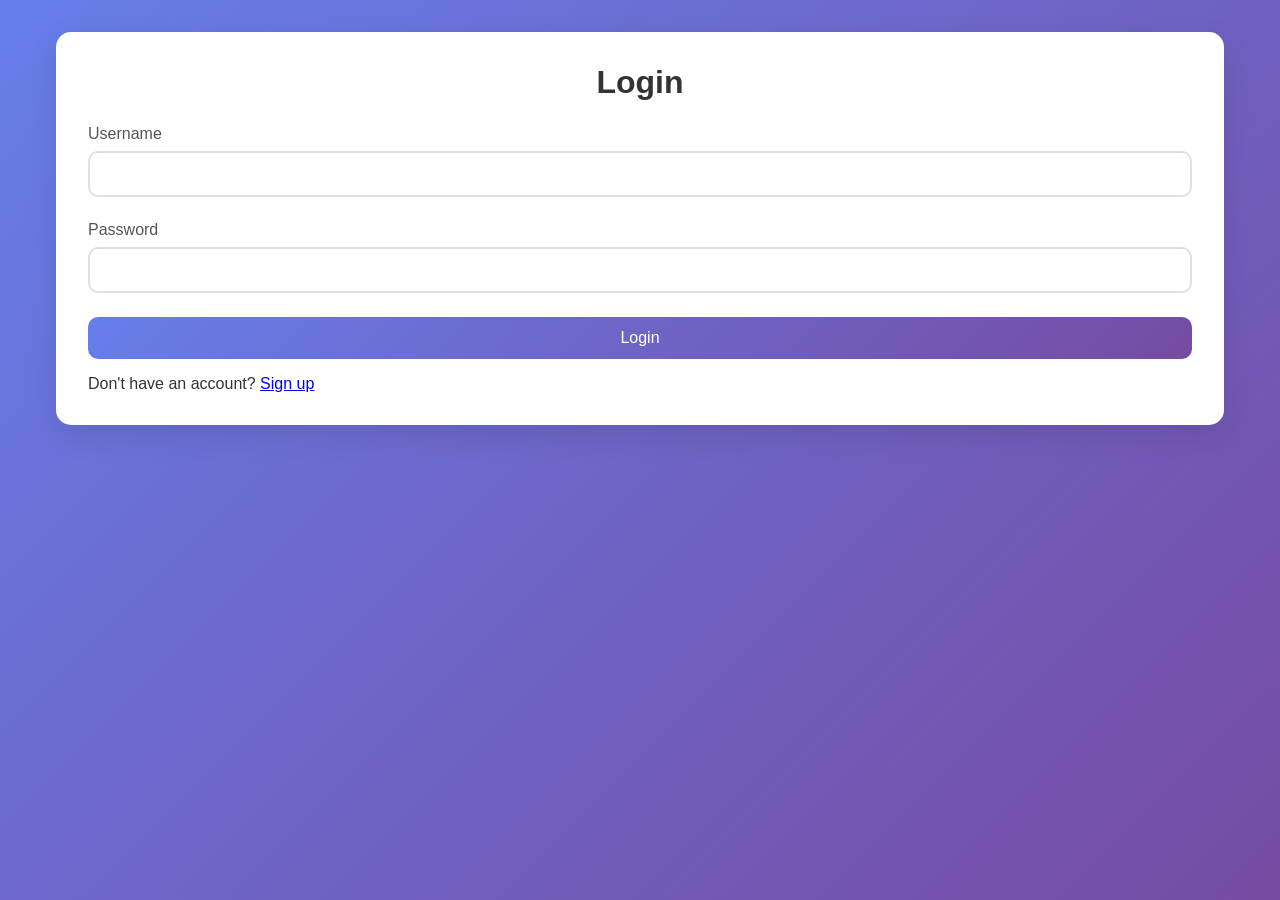
<file: index.html>
<!DOCTYPE html>
<html lang="en">
<head>
    <meta charset="UTF-8">
    <meta name="viewport" content="width=device-width, initial-scale=1.0">
    <title>Dashboard - Expense Tracker</title>
    <link rel="stylesheet" href="style.css">
</head>
<body>
    <nav>
        <h1>Expense Tracker</h1>
        <div class="nav-links">
            <a href="income.html">Add Income</a>
            <a href="expense.html">Add Expense</a>
            <a href="records.html">Records</a>
            <a href="profile.html">Profile</a>
        </div>
    </nav>
    <div class="container">
        <div class="dashboard-cards">
            <div class="card balance-card">
                <h2>Remaining Balance</h2>
                <p id="balance">₹0</p>
            </div>
            <div class="card income-card">
                <h2>Total Income</h2>
                <p id="totalIncome">₹0</p>
            </div>
            <div class="card expense-card">
                <h2>Total Expenses</h2>
                <p id="totalExpense">₹0</p>
            </div>
        </div>
        <div class="recent-transactions">
            <h2>Recent Transactions</h2>
            <div id="recentTransactions"></div>
        </div>
    </div>
    <script src="app.js"></script>
    <footer style="padding:14px;text-align:center;font-size:12px;color:#888;">
      Built by <a href="https://github.com/deva2006-raut">Devanshu Raut</a> · <a href="https://www.linkedin.com/in/devanshu-raut-632167334/">LinkedIn</a>
    </footer>
</body>
</html>
</file>
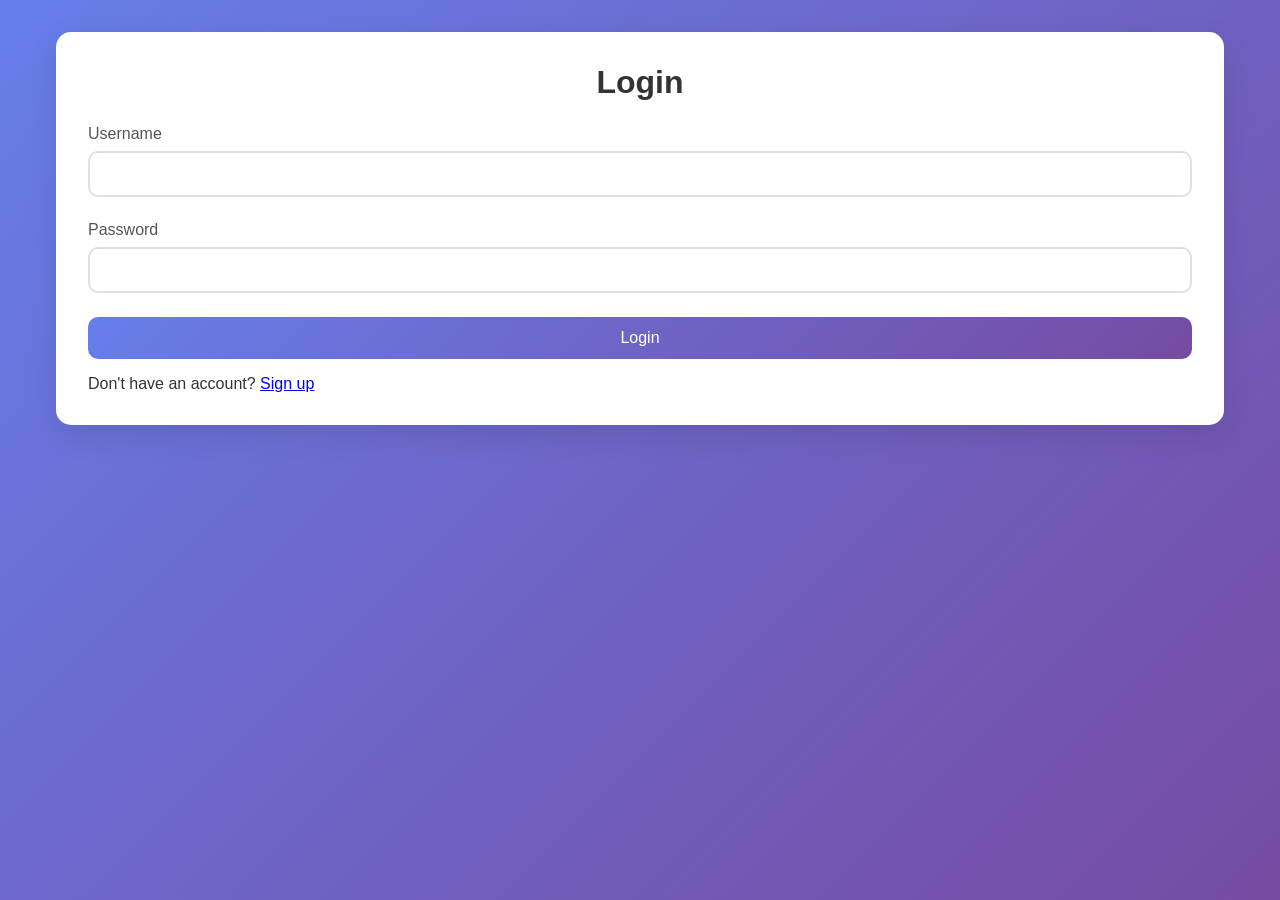
<file: expense.html>
<!DOCTYPE html>
<html lang="en">
<head>
    <meta charset="UTF-8">
    <meta name="viewport" content="width=device-width, initial-scale=1.0">
    <title>Add Expense - Expense Tracker</title>
    <link rel="stylesheet" href="style.css">
</head>
<body>
    <nav>
        <h1>Expense Tracker</h1>
        <div class="nav-links">
            <a href="index.html">Dashboard</a>
            <a href="income.html">Add Income</a>
            <a href="records.html">Records</a>
            <a href="profile.html">Profile</a>
        </div>
    </nav>
    <div class="container">
        <div class="card">
            <h1>Add Expense</h1>
            <form id="expenseForm">
                <div class="input-group">
                    <label for="name">Expense Name</label>
                    <input type="text" id="name" required>
                </div>
                <div class="input-group">
                    <label for="amount">Amount</label>
                    <input type="number" id="amount" step="0.01" required>
                </div>
                <div class="input-group">
                    <label for="category">Category</label>
                    <select id="category" required>
                        <option value="Petrol">Petrol</option>
                        <option value="Food">Food</option>
                        <option value="Travel">Travel</option>
                        <option value="Toll">Toll</option>
                        <option value="Kids">Kids</option>
                        <option value="Dhoop">Dhoop</option>
                        <option value="Other">Other</option>
                    </select>
                </div>
                <button type="submit" class="btn">Add Expense</button>
                <p class="success" id="success"></p>
            </form>
        </div>
    </div>
    <script src="app.js"></script>
</body>
</html>
</file>
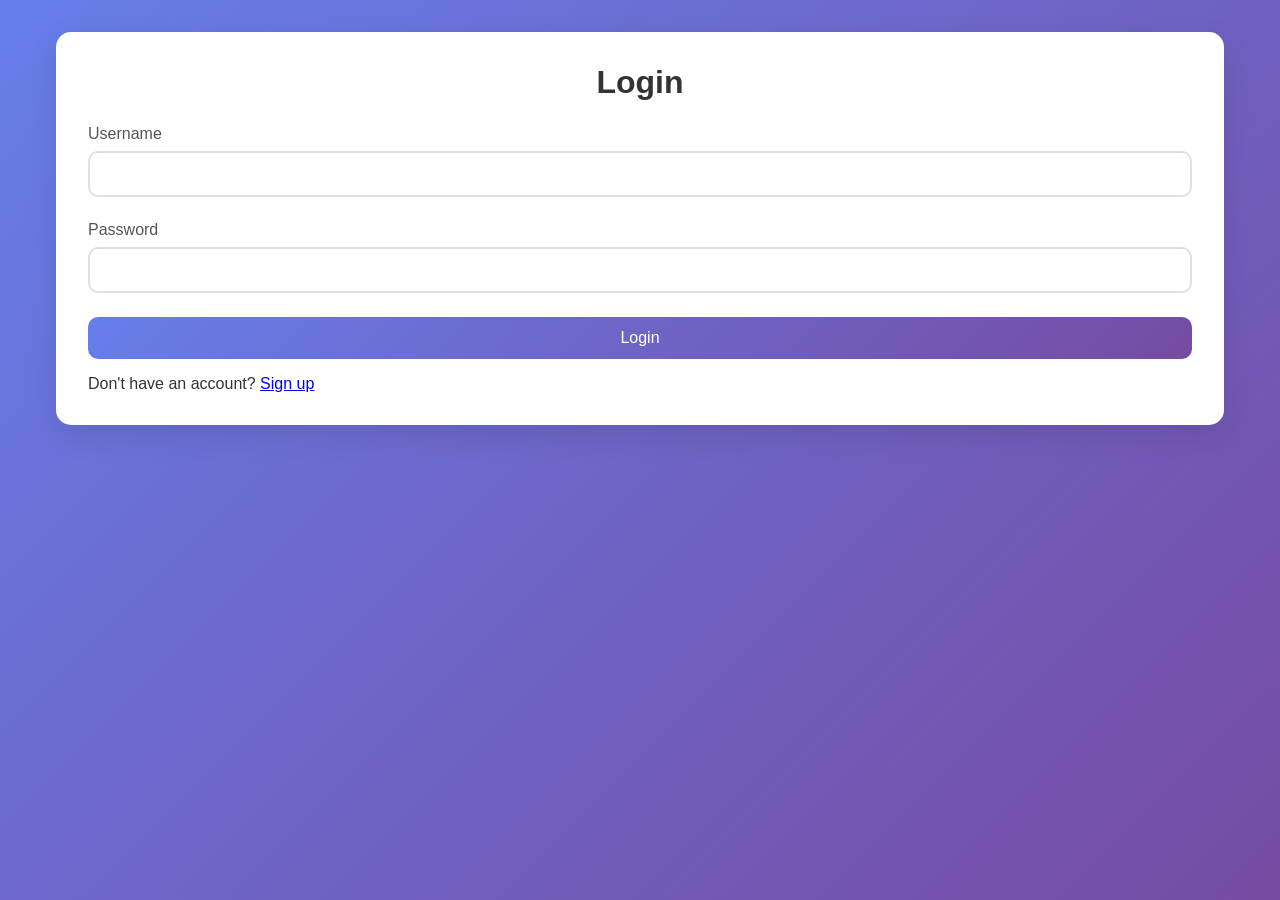
<file: income.html>
<!DOCTYPE html>
<html lang="en">
<head>
    <meta charset="UTF-8">
    <meta name="viewport" content="width=device-width, initial-scale=1.0">
    <title>Add Income - Expense Tracker</title>
    <link rel="stylesheet" href="style.css">
</head>
<body>
    <nav>
        <h1>Expense Tracker</h1>
        <div class="nav-links">
            <a href="index.html">Dashboard</a>
            <a href="expense.html">Add Expense</a>
            <a href="records.html">Records</a>
            <a href="profile.html">Profile</a>
        </div>
    </nav>
    <div class="container">
        <div class="card">
            <h1>Add Income</h1>
            <form id="incomeForm">
                <div class="input-group">
                    <label for="amount">Amount</label>
                    <input type="number" id="amount" step="0.01" required>
                </div>
                <div class="input-group">
                    <label for="category">Category</label>
                    <select id="category" required>
                        <option value="Salary">Salary</option>
                        <option value="Bonus">Bonus</option>
                        <option value="Cash">Cash</option>
                        <option value="Other">Other</option>
                    </select>
                </div>
                <button type="submit" class="btn">Add Income</button>
                <p class="success" id="success"></p>
            </form>
        </div>
    </div>
    <script src="app.js"></script>
</body>
</html>
</file>
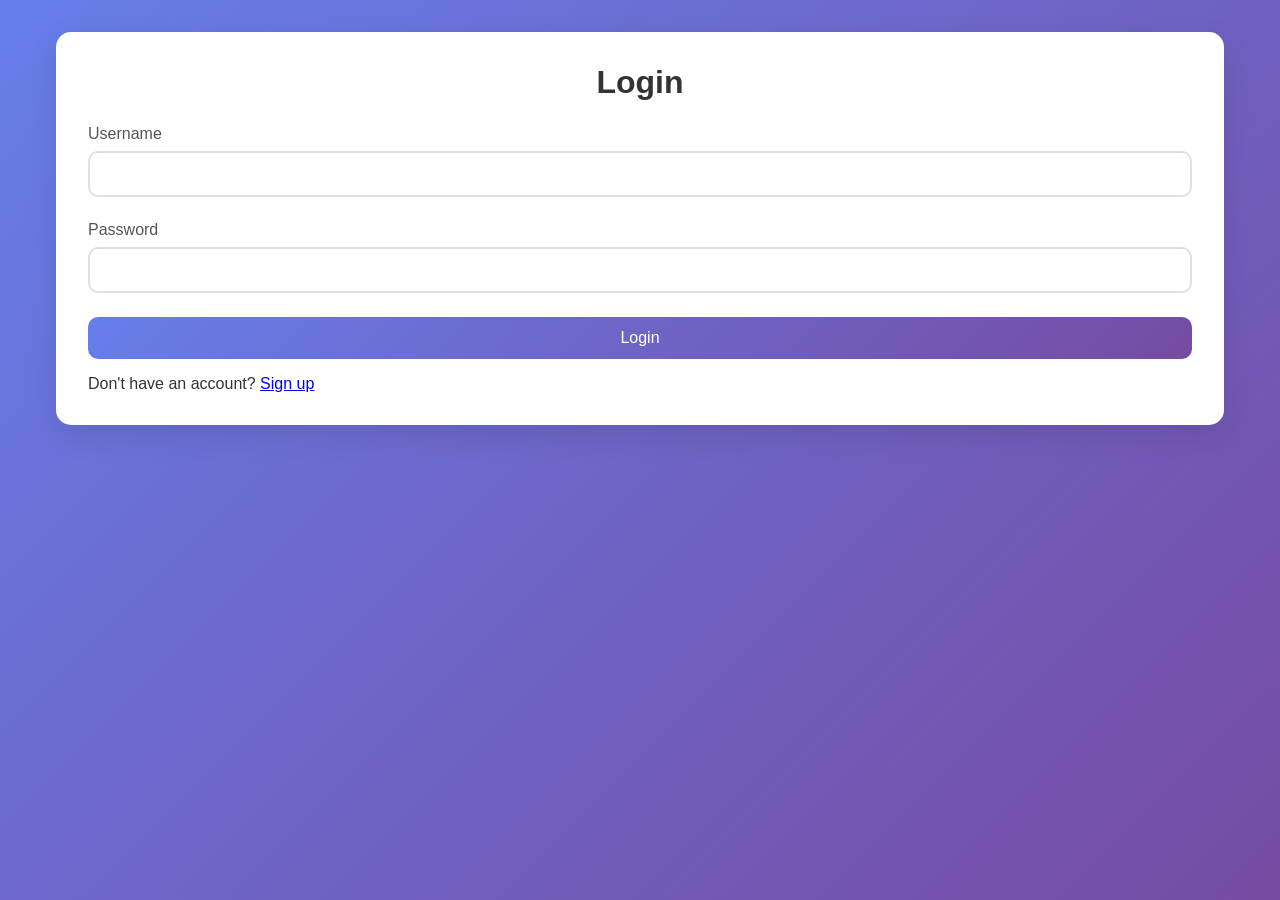
<file: login.html>
<!DOCTYPE html>
<html lang="en">
<head>
    <meta charset="UTF-8">
    <meta name="viewport" content="width=device-width, initial-scale=1.0">
    <title>Login - Expense Tracker</title>
    <link rel="stylesheet" href="style.css">
</head>
<body>
    <div class="container">
        <div class="card">
            <h1>Login</h1>
            <form id="loginForm">
                <div class="input-group">
                    <label for="username">Username</label>
                    <input type="text" id="username" required>
                </div>
                <div class="input-group">
                    <label for="password">Password</label>
                    <input type="password" id="password" required>
                </div>
                <button type="submit" class="btn">Login</button>
                <p class="error" id="error"></p>
            </form>
            <p>Don't have an account? <a href="signup.html">Sign up</a></p>
        </div>
    </div>
    <script src="app.js"></script>
</body>
</html>
</file>
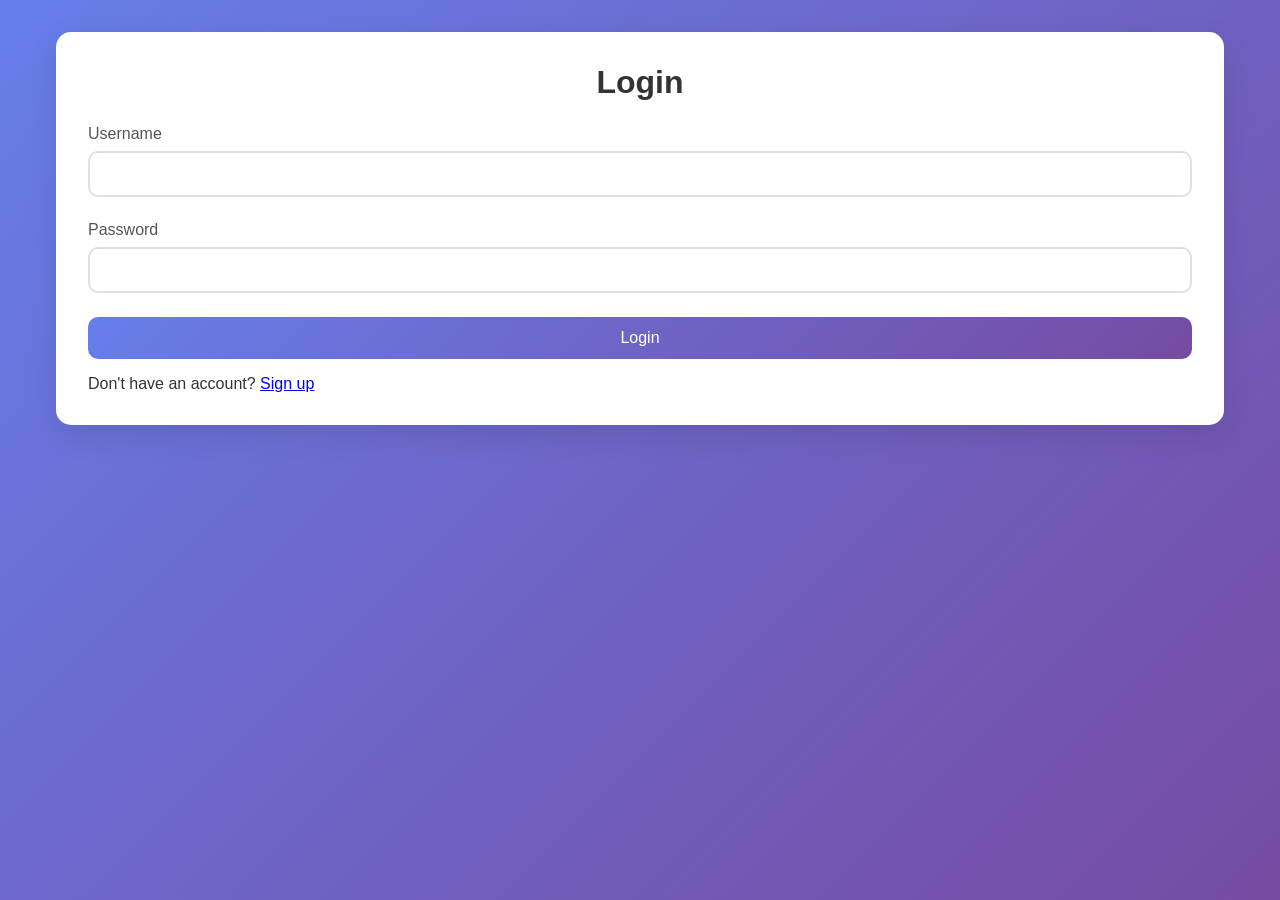
<file: profile.html>
<!DOCTYPE html>
<html lang="en">
<head>
    <meta charset="UTF-8">
    <meta name="viewport" content="width=device-width, initial-scale=1.0">
    <title>Profile - Expense Tracker</title>
    <link rel="stylesheet" href="style.css">
</head>
<body>
    <nav>
        <h1>Expense Tracker</h1>
        <div class="nav-links">
            <a href="index.html">Dashboard</a>
            <a href="income.html">Add Income</a>
            <a href="expense.html">Add Expense</a>
            <a href="records.html">Records</a>
        </div>
    </nav>
    <div class="container">
        <div class="card">
            <h1>User Profile</h1>
            <div class="profile-info">
                <p><strong>Username:</strong> <span id="username"></span></p>
                <p><strong>Email:</strong> <span id="email"></span></p>
                <p><strong>Phone:</strong> <span id="phone"></span></p>
            </div>
            <button id="logoutBtn" class="btn logout-btn">Logout</button>
        </div>
    </div>
    <script src="app.js"></script>
</body>
</html>
</file>
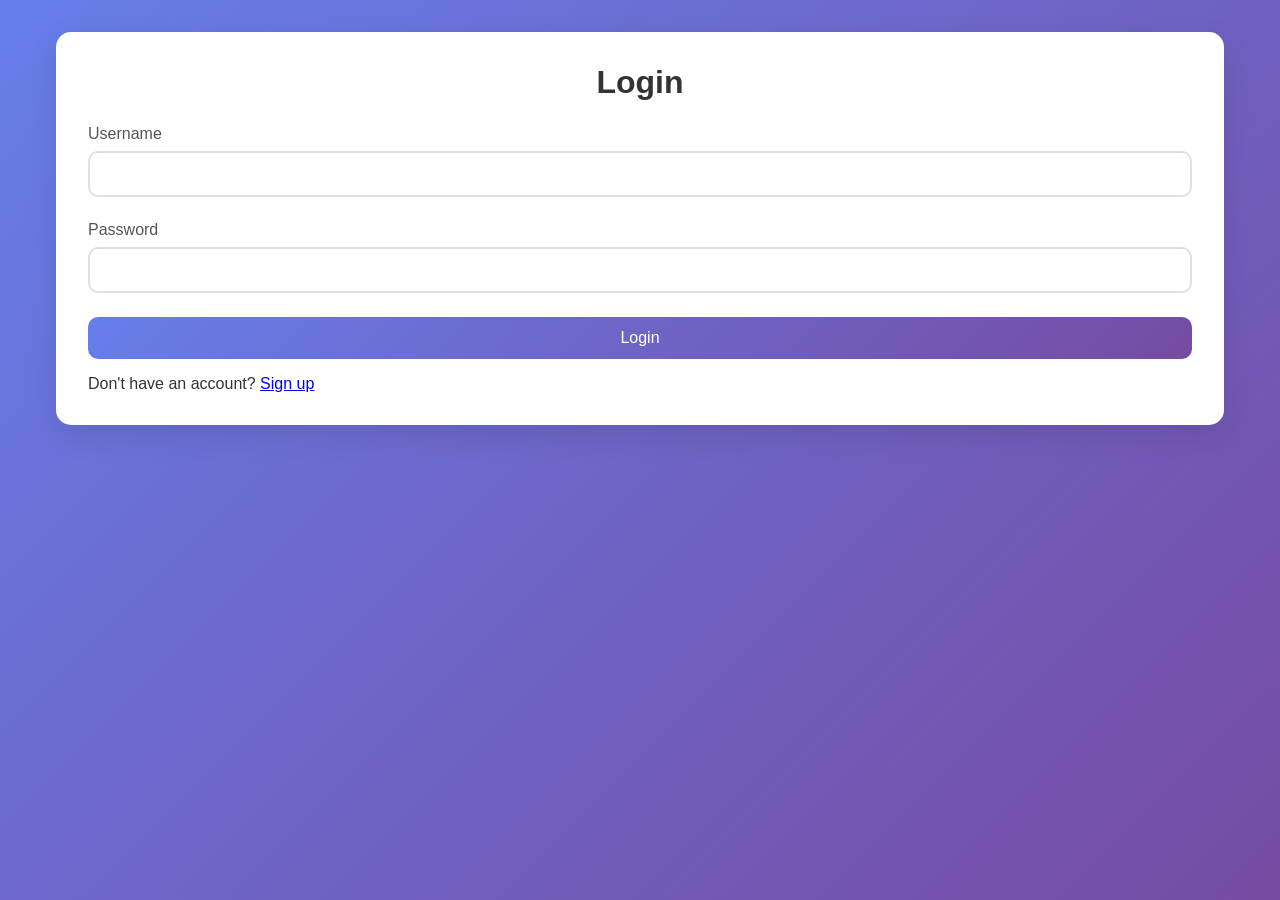
<file: records.html>
<!DOCTYPE html>
<html lang="en">
<head>
    <meta charset="UTF-8">
    <meta name="viewport" content="width=device-width, initial-scale=1.0">
    <title>Expense Records - Expense Tracker</title>
    <link rel="stylesheet" href="style.css">
</head>
<body>
    <nav>
        <h1>Expense Tracker</h1>
        <div class="nav-links">
            <a href="index.html">Dashboard</a>
            <a href="income.html">Add Income</a>
            <a href="expense.html">Add Expense</a>
            <a href="profile.html">Profile</a>
        </div>
    </nav>
    <div class="container">
        <div class="card">
            <h1>Expense Records</h1>
            <div class="filters">
                <input type="date" id="dateFilter">
                <select id="categoryFilter">
                    <option value="">All Categories</option>
                    <option value="Petrol">Petrol</option>
                    <option value="Food">Food</option>
                    <option value="Travel">Travel</option>
                    <option value="Toll">Toll</option>
                    <option value="Kids">Kids</option>
                    <option value="Dhoop">Dhoop</option>
                    <option value="Other">Other</option>
                </select>
                <button id="filterBtn" class="btn">Filter</button>
            </div>
            <p>Total Expenses: <span id="totalCount">0</span></p>
            <div id="recordsList"></div>
        </div>
    </div>
    <script src="app.js"></script>
</body>
</html>
</file>
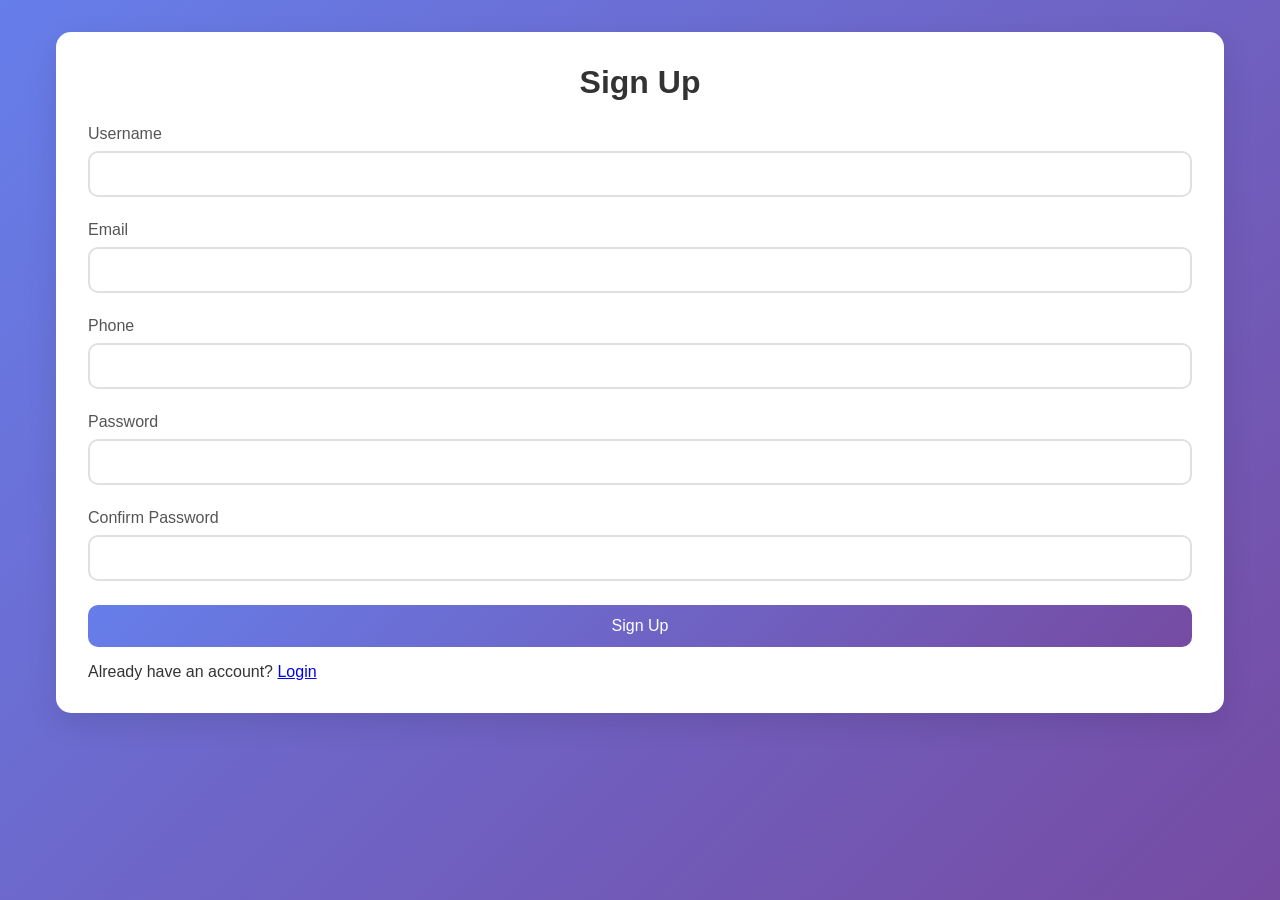
<file: signup.html>
<!DOCTYPE html>
<html lang="en">
<head>
    <meta charset="UTF-8">
    <meta name="viewport" content="width=device-width, initial-scale=1.0">
    <title>Sign Up - Expense Tracker</title>
    <link rel="stylesheet" href="style.css">
</head>
<body>
    <div class="container">
        <div class="card">
            <h1>Sign Up</h1>
            <form id="signupForm">
                <div class="input-group">
                    <label for="username">Username</label>
                    <input type="text" id="username" required>
                </div>
                <div class="input-group">
                    <label for="email">Email</label>
                    <input type="email" id="email" required>
                </div>
                <div class="input-group">
                    <label for="phone">Phone</label>
                    <input type="tel" id="phone" required>
                </div>
                <div class="input-group">
                    <label for="password">Password</label>
                    <input type="password" id="password" required>
                </div>
                <div class="input-group">
                    <label for="confirmPassword">Confirm Password</label>
                    <input type="password" id="confirmPassword" required>
                </div>
                <button type="submit" class="btn">Sign Up</button>
                <p class="error" id="error"></p>
            </form>
            <p>Already have an account? <a href="login.html">Login</a></p>
        </div>
    </div>
    <script src="app.js"></script>
</body>
</html>
</file>
<file: style.css>
* {
    margin: 0;
    padding: 0;
    box-sizing: border-box;
}

body {
    font-family: 'Segoe UI', Tahoma, Geneva, Verdana, sans-serif;
    background: linear-gradient(135deg, #667eea 0%, #764ba2 100%);
    min-height: 100vh;
    color: #333;
}

nav {
    background: rgba(255, 255, 255, 0.95);
    padding: 1rem;
    display: flex;
    justify-content: space-between;
    align-items: center;
    box-shadow: 0 2px 10px rgba(0, 0, 0, 0.1);
    position: sticky;
    top: 0;
    z-index: 100;
}

nav h1 {
    color: #667eea;
    font-size: 1.5rem;
}

.nav-links {
    display: flex;
    gap: 1rem;
}

.nav-links a {
    color: #667eea;
    text-decoration: none;
    font-weight: 500;
    padding: 0.5rem 1rem;
    border-radius: 20px;
    transition: all 0.3s ease;
}

.nav-links a:hover {
    background: #667eea;
    color: white;
}

.container {
    max-width: 1200px;
    margin: 0 auto;
    padding: 2rem 1rem;
}

.card {
    background: white;
    border-radius: 15px;
    padding: 2rem;
    box-shadow: 0 10px 30px rgba(0, 0, 0, 0.1);
    margin-bottom: 2rem;
}

.card h1, .card h2 {
    color: #333;
    margin-bottom: 1.5rem;
    text-align: center;
}

.input-group {
    margin-bottom: 1.5rem;
}

.input-group label {
    display: block;
    margin-bottom: 0.5rem;
    font-weight: 500;
    color: #555;
}

.input-group input,
.input-group select {
    width: 100%;
    padding: 0.75rem;
    border: 2px solid #e0e0e0;
    border-radius: 10px;
    font-size: 1rem;
    transition: border-color 0.3s ease;
}

.input-group input:focus,
.input-group select:focus {
    outline: none;
    border-color: #667eea;
}

.btn {
    background: linear-gradient(135deg, #667eea 0%, #764ba2 100%);
    color: white;
    border: none;
    padding: 0.75rem 2rem;
    border-radius: 10px;
    font-size: 1rem;
    cursor: pointer;
    transition: transform 0.2s ease;
    width: 100%;
}

.btn:hover {
    transform: translateY(-2px);
}

.logout-btn {
    background: linear-gradient(135deg, #ff6b6b 0%, #ee5a52 100%);
}

.error {
    color: #ff6b6b;
    margin-top: 1rem;
    text-align: center;
}

.success {
    color: #4ecdc4;
    margin-top: 1rem;
    text-align: center;
}

.dashboard-cards {
    display: grid;
    grid-template-columns: repeat(auto-fit, minmax(250px, 1fr));
    gap: 1.5rem;
    margin-bottom: 2rem;
}

.balance-card {
    background: linear-gradient(135deg, #4ecdc4 0%, #44a08d 100%);
    color: white;
}

.income-card {
    background: linear-gradient(135deg, #45b7d1 0%, #96c93d 100%);
    color: white;
}

.expense-card {
    background: linear-gradient(135deg, #f093fb 0%, #f5576c 100%);
    color: white;
}

.balance-card h2,
.income-card h2,
.expense-card h2 {
    color: white;
    text-align: center;
    margin-bottom: 1rem;
}

.balance-card p,
.income-card p,
.expense-card p {
    font-size: 2rem;
    font-weight: bold;
    text-align: center;
}

.recent-transactions h2 {
    text-align: center;
    margin-bottom: 1rem;
    color: white;
}

.recent-transactions {
    background: rgba(255, 255, 255, 0.9);
    border-radius: 15px;
    padding: 1.5rem;
}

.transaction-item {
    display: flex;
    justify-content: space-between;
    align-items: center;
    padding: 1rem;
    background: white;
    border-radius: 10px;
    margin-bottom: 0.5rem;
    box-shadow: 0 2px 5px rgba(0, 0, 0, 0.1);
}

.transaction-item.income {
    border-left: 5px solid #4ecdc4;
}

.transaction-item.expense {
    border-left: 5px solid #f5576c;
}

.filters {
    display: flex;
    gap: 1rem;
    margin-bottom: 1.5rem;
    flex-wrap: wrap;
}

.filters input,
.filters select {
    flex: 1;
    min-width: 150px;
}

.record-item {
    display: flex;
    justify-content: space-between;
    align-items: center;
    padding: 1rem;
    background: white;
    border-radius: 10px;
    margin-bottom: 0.5rem;
    box-shadow: 0 2px 5px rgba(0, 0, 0, 0.1);
}

.record-item .delete-btn {
    background: #ff6b6b;
    color: white;
    border: none;
    padding: 0.5rem 1rem;
    border-radius: 5px;
    cursor: pointer;
    transition: background 0.3s ease;
}

.record-item .delete-btn:hover {
    background: #ee5a52;
}

.profile-info p {
    margin-bottom: 1rem;
    font-size: 1.1rem;
}

@media (max-width: 768px) {
    nav {
        flex-direction: column;
        gap: 1rem;
    }

    .nav-links {
        justify-content: center;
    }

    .container {
        padding: 1rem;
    }

    .card {
        padding: 1.5rem;
    }

    .dashboard-cards {
        grid-template-columns: 1fr;
    }

    .filters {
        flex-direction: column;
    }

    .filters input,
    .filters select {
        min-width: auto;
    }
}
</file>
